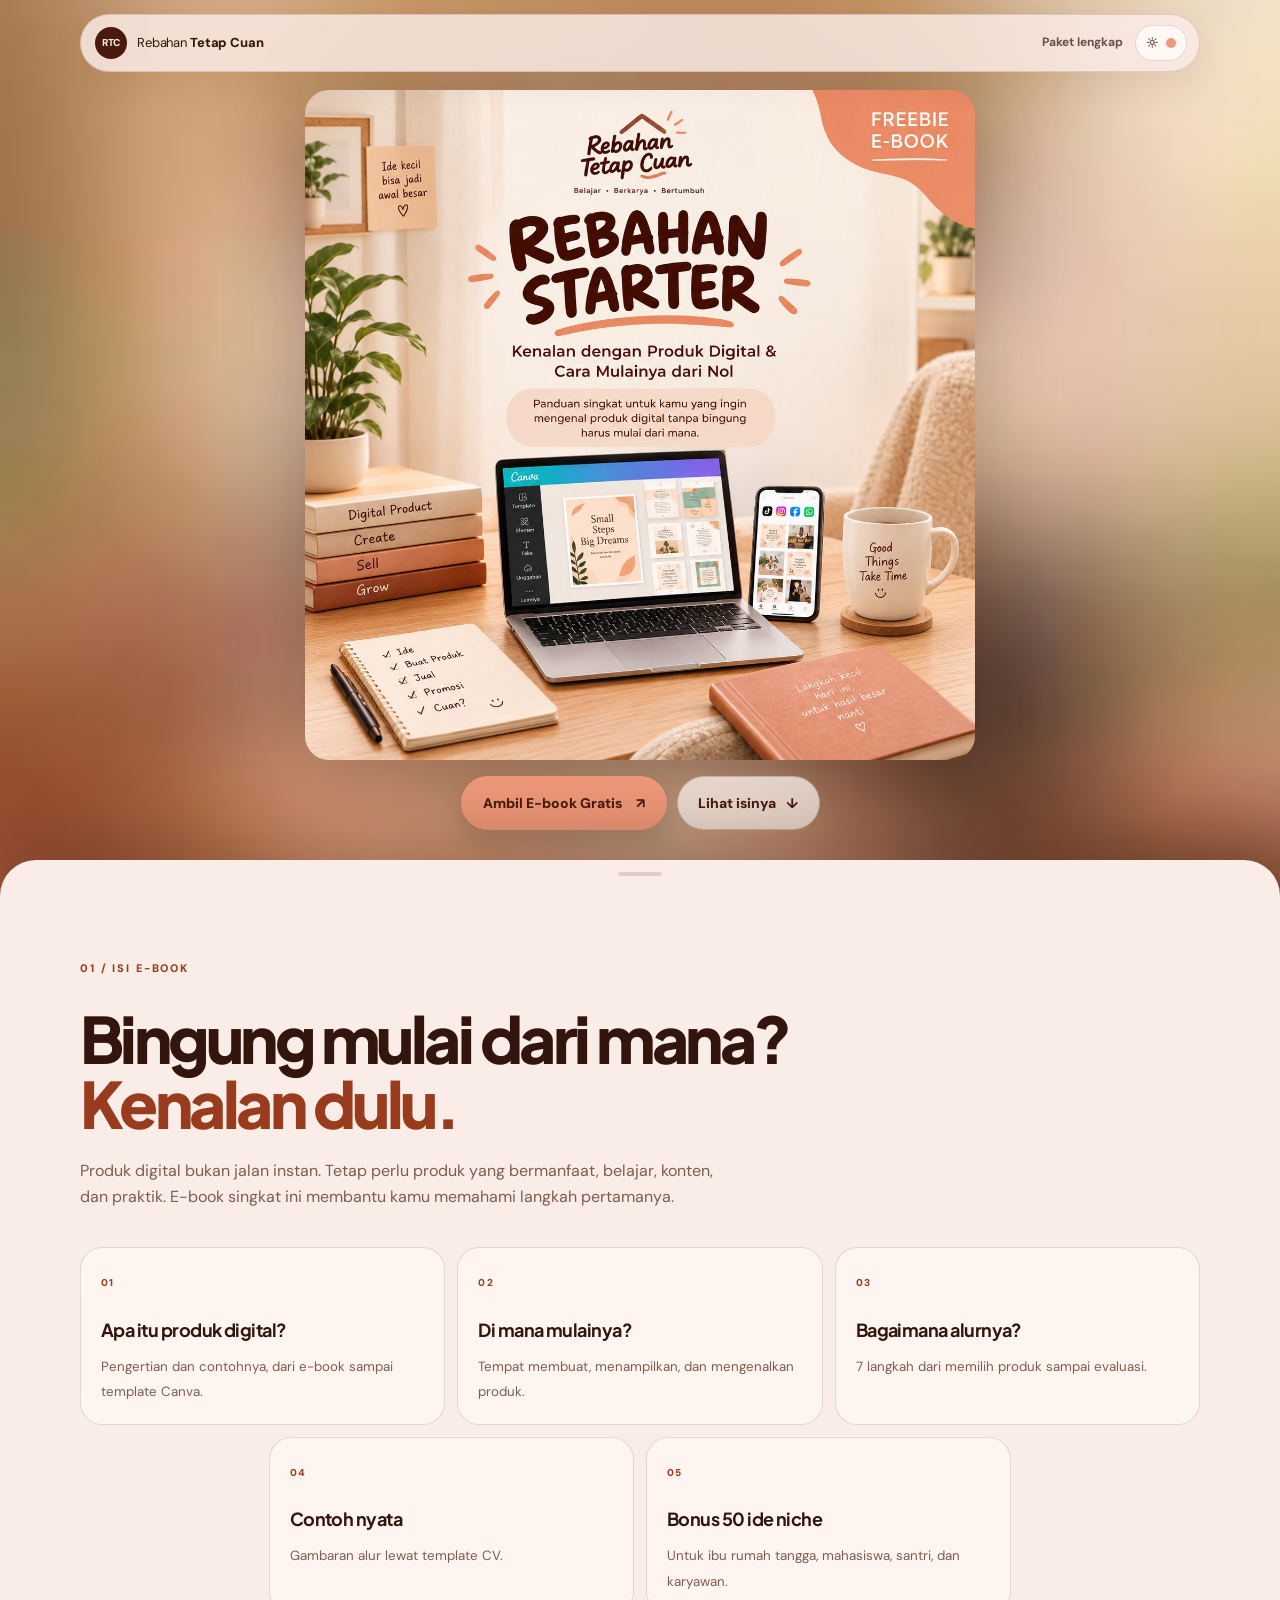
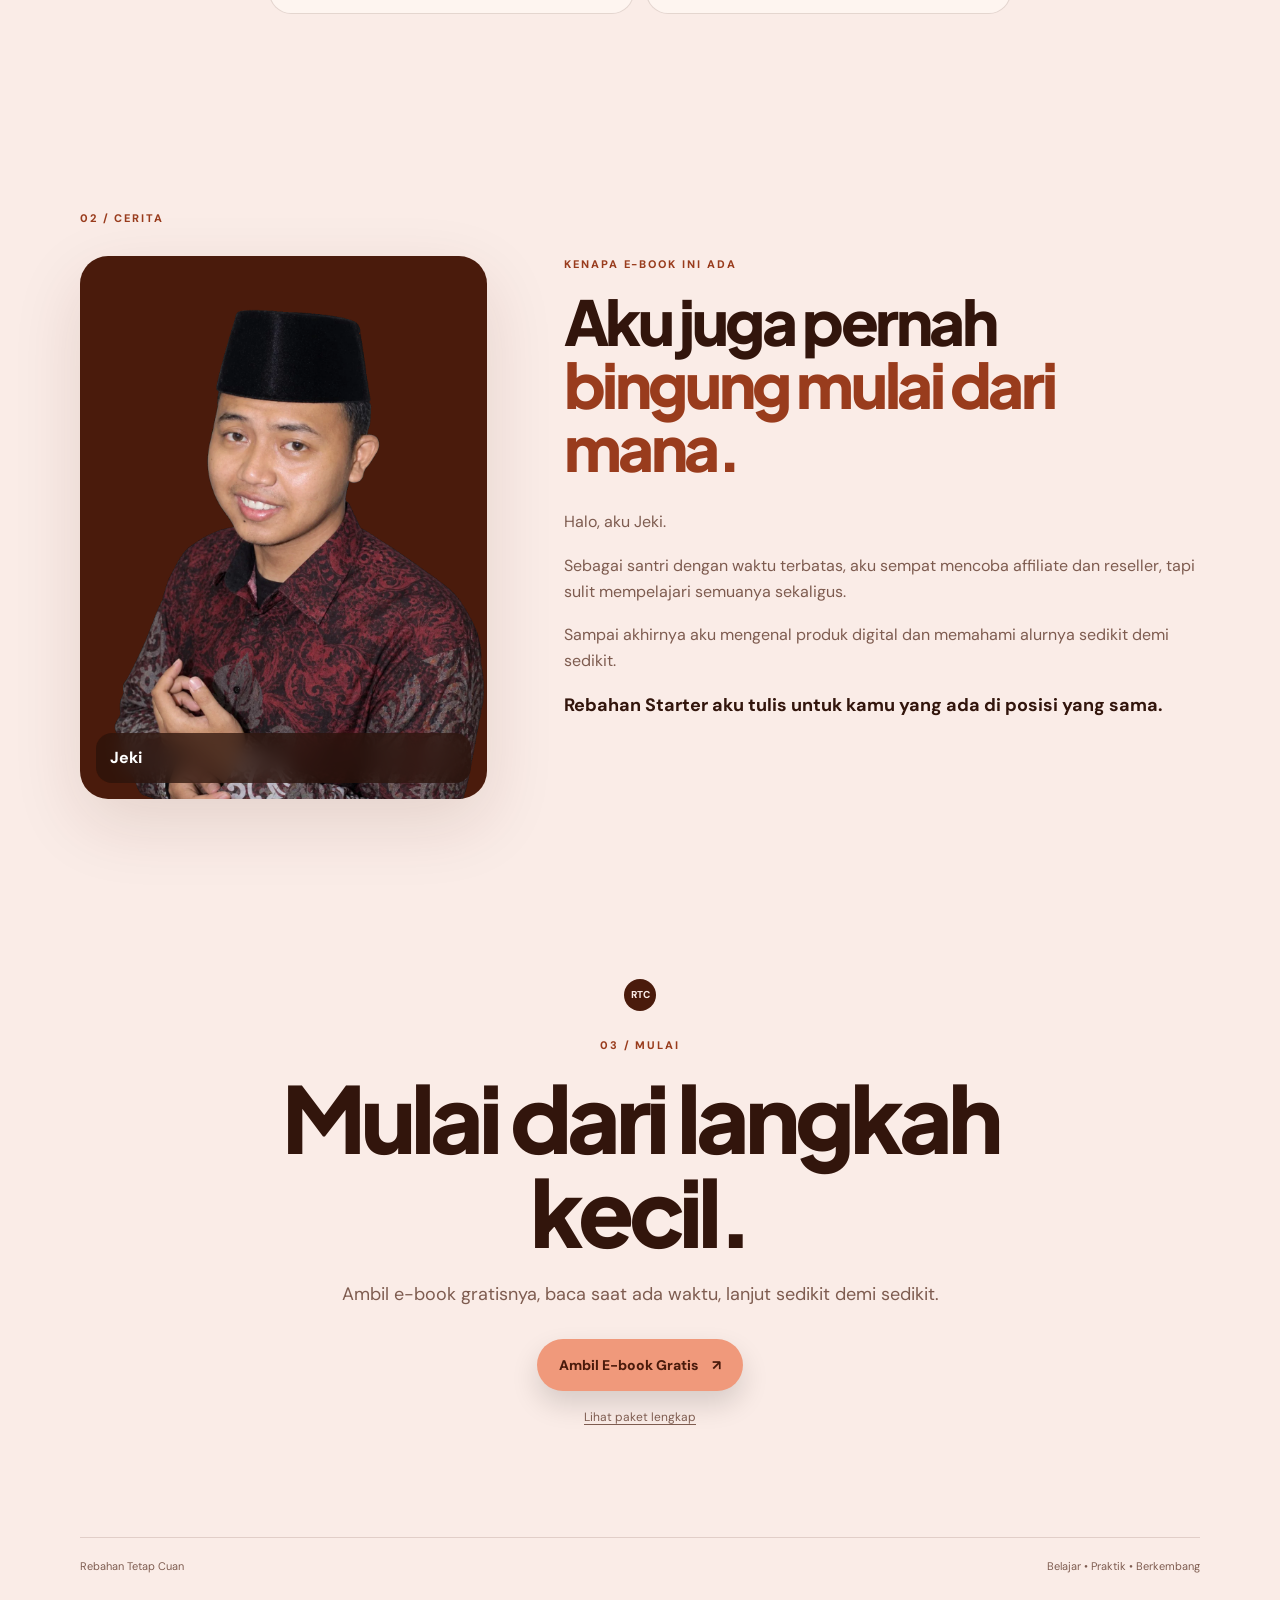
<file: gratis.html>
<!doctype html>
<html lang="id">
<head>
  <meta charset="utf-8">
  <meta name="viewport" content="width=device-width, initial-scale=1, viewport-fit=cover">
  <meta name="theme-color" content="#FAECE7">
  <meta name="description" content="Rebahan Starter: e-book gratis untuk mengenal produk digital dan cara mulainya dari nol.">
  <meta property="og:title" content="Rebahan Starter — E-book Gratis">
  <meta property="og:description" content="Kenalan dengan produk digital dan cara mulainya dari nol.">
  <meta property="og:image" content="freebie-poster.jpg">
  <title>Rebahan Starter — E-book gratis kenalan produk digital</title>
  <link rel="preconnect" href="https://fonts.googleapis.com">
  <link rel="preconnect" href="https://fonts.gstatic.com" crossorigin>
  <link href="https://fonts.googleapis.com/css2?family=DM+Sans:wght@400;500;600;700&family=Plus+Jakarta+Sans:wght@600;700;800&display=swap" rel="stylesheet">
  <link rel="stylesheet" href="style.css">

  <!-- Facebook Pixel Code -->
  <script>
    !function(f,b,e,v,n,t,s)
    {if(f.fbq)return;n=f.fbq=function(){n.callMethod?
    n.callMethod.apply(n,arguments):n.queue.push(arguments)}
    ;if(!f._fbq)f._fbq=n;n.push=n;n.loaded=!0;n.version='2.0'
    ;n.queue=[];t=b.createElement(e);t.async=!0;
    t.src=v;s=b.getElementsByTagName(e)[0];
    s.parentNode.insertBefore(t,s)}
    (window,document,'script',
    'https://connect.facebook.net/en_US/fbevents.js');

    fbq('init', '2656398078145427');
    fbq('track', 'PageView');
  </script>
  <noscript>
    <img height="1" width="1" style="display:none"
    src="https://www.facebook.com/tr?id=2656398078145427&ev=PageView&noscript=1"/>
  </noscript>
  <!-- End Facebook Pixel Code -->
</head>
<body>
  <header class="site-header">
    <a class="brand" href="index.html" aria-label="Rebahan Tetap Cuan">
      <span class="brand-mark">RTC</span>
      <span>Rebahan <b>Tetap Cuan</b></span>
    </a>
    <div class="header-actions">
      <a class="mini-link" href="index.html" style="display:inline">Paket lengkap</a>
      <button class="theme-toggle" id="themeToggle" type="button" aria-label="Ganti tema" aria-pressed="false">
        <span class="theme-icon">☼</span><span class="theme-dot"></span>
      </button>
    </div>
  </header>

  <!-- HERO: sampul freebie tetap di belakang, halaman lain naik menimpa -->
  <div class="stage">
    <div class="stage-inner">
      <img class="stage-poster" src="freebie-poster.jpg" width="1254" height="1254" alt="Sampul e-book gratis Rebahan Starter: kenalan dengan produk digital dan cara mulainya dari nol">
      <div class="stage-cta">
        <a class="primary-btn lead-cta" href="https://lynk.id/rebahan_tetapcuan/RKeeraV" target="_blank" rel="noopener">Ambil E-book Gratis <span>↗</span></a>
        <a class="ghost-btn" href="#isi">Lihat isinya <span>↓</span></a>
      </div>
    </div>
  </div>
  <div class="hero-spacer" id="top"><h1 class="sr-only">Rebahan Starter — e-book gratis untuk mengenal produk digital dari nol</h1></div>

  <div class="stack">
  <main>
    <section class="problems section-shell" id="isi">
      <div class="section-kicker reveal">01 / ISI E-BOOK</div>
      <div class="problem-intro reveal">
        <h2>Bingung mulai dari mana? <span>Kenalan dulu.</span></h2>
        <p>Produk digital bukan jalan instan. Tetap perlu produk yang bermanfaat, belajar, konten, dan praktik. E-book singkat ini membantu kamu memahami langkah pertamanya.</p>
      </div>
      <div class="problem-grid">
        <div class="problem-card reveal"><span>01</span><strong>Apa itu produk digital?</strong><small>Pengertian dan contohnya, dari e-book sampai template Canva.</small></div>
        <div class="problem-card reveal"><span>02</span><strong>Di mana mulainya?</strong><small>Tempat membuat, menampilkan, dan mengenalkan produk.</small></div>
        <div class="problem-card reveal"><span>03</span><strong>Bagaimana alurnya?</strong><small>7 langkah dari memilih produk sampai evaluasi.</small></div>
        <div class="problem-card reveal"><span>04</span><strong>Contoh nyata</strong><small>Gambaran alur lewat template CV.</small></div>
        <div class="problem-card reveal"><span>05</span><strong>Bonus 50 ide niche</strong><small>Untuk ibu rumah tangga, mahasiswa, santri, dan karyawan.</small></div>
      </div>
    </section>

    <section class="story section-shell">
      <div class="section-kicker reveal">02 / CERITA</div>
      <div class="story-grid">
        <div class="story-photo reveal">
          <img src="jeki.webp" alt="Foto Jeki">
          <div class="photo-caption"><span>Jeki</span></div>
        </div>
        <div class="story-copy reveal">
          <p class="eyebrow">KENAPA E-BOOK INI ADA</p>
          <h2>Aku juga pernah<br><span>bingung mulai dari mana.</span></h2>
          <div class="story-text">
            <p>Halo, aku Jeki.</p>
            <p>Sebagai santri dengan waktu terbatas, aku sempat mencoba affiliate dan reseller, tapi sulit mempelajari semuanya sekaligus.</p>
            <p>Sampai akhirnya aku mengenal produk digital dan memahami alurnya sedikit demi sedikit.</p>
            <p class="highlight-line process-line">Rebahan Starter aku tulis untuk kamu yang ada di posisi yang sama.</p>
          </div>
        </div>
      </div>
    </section>

    <section class="closing section-shell reveal">
      <div class="closing-inner">
        <span class="closing-mark">RTC</span>
        <p class="eyebrow">03 / MULAI</p>
        <h2>Mulai dari langkah kecil.</h2>
        <p>Ambil e-book gratisnya, baca saat ada waktu, lanjut sedikit demi sedikit.</p>
        <a class="primary-btn lead-cta" href="https://lynk.id/rebahan_tetapcuan/RKeeraV" target="_blank" rel="noopener">Ambil E-book Gratis <span>↗</span></a>
        <a class="terms-link" href="index.html" style="display:block">Lihat paket lengkap</a>
      </div>
    </section>
  </main>

  <footer class="footer section-shell">
    <span>Rebahan Tetap Cuan</span>
    <span>Belajar • Praktik • Berkembang</span>
  </footer>
  </div>

  <script>
    document.querySelectorAll(".lead-cta").forEach(function(b){
      b.addEventListener("click",function(){ if(typeof fbq==="function") fbq("track","Lead"); });
    });
    var tt=document.querySelector("#themeToggle");
    if(localStorage.getItem("rtc-theme")==="dark"){document.body.classList.add("dark");tt.setAttribute("aria-pressed","true");}
    tt.addEventListener("click",function(){
      var d=document.body.classList.toggle("dark");
      localStorage.setItem("rtc-theme",d?"dark":"light");tt.setAttribute("aria-pressed",String(d));
    });
    var ro=new IntersectionObserver(function(es){es.forEach(function(e){if(e.isIntersecting){e.target.classList.add("is-visible");ro.unobserve(e.target);}});},{threshold:.12});
    document.querySelectorAll(".reveal").forEach(function(el){ro.observe(el);});
    var stage=document.querySelector(".stage"),inner=document.querySelector(".stage-inner"),
        calm=matchMedia("(prefers-reduced-motion: reduce)").matches,tick=false;
    function upd(){
      tick=false;var p=Math.min(Math.max(scrollY/innerHeight,0),1);
      if(!calm)inner.style.transform="translate3d(0,"+(-p*36).toFixed(1)+"px,0) scale("+(1-p*.07).toFixed(4)+")";
      stage.style.setProperty("--dim",(p*.55).toFixed(3));
      stage.style.visibility=scrollY>innerHeight*1.3?"hidden":"visible";
    }
    addEventListener("scroll",function(){if(!tick){tick=true;requestAnimationFrame(upd);}},{passive:true});
    addEventListener("resize",upd);upd();
  </script>
</body>
</html>
</file>
<file: style.css>
:root{
  --peach:#F0997B;
  --cream:#FAECE7;
  --brown:#4A1B0C;
  --brown-2:#993C1D;
  --paper:#fff8f4;
  --ink:#32150c;
  --muted:#7e5c50;
  --line:rgba(74,27,12,.14);
  --shadow:0 24px 70px rgba(74,27,12,.12);
  --radius:28px;
}
*{box-sizing:border-box}
html{scroll-behavior:smooth}
body{
  margin:0;
  background:var(--cream);
  color:var(--ink);
  font-family:"DM Sans",system-ui,sans-serif;
  overflow-x:hidden;
  line-height:1.6;
}
body.dark{
  --cream:#2A120B;
  --paper:#4A1B0C;
  --brown:#FAECE7;
  --brown-2:#F0997B;
  --ink:#FAECE7;
  --muted:#d6b8ad;
  --line:rgba(250,236,231,.16);
  --shadow:0 24px 70px rgba(0,0,0,.28);
}
a{color:inherit;text-decoration:none}
button{font:inherit}
.section-shell{width:min(1120px,calc(100% - 32px));margin-inline:auto}
.site-header{
  position:fixed;z-index:50;top:14px;left:50%;transform:translateX(-50%);
  width:min(1120px,calc(100% - 24px));display:flex;align-items:center;justify-content:space-between;
  padding:10px 12px 10px 14px;border:1px solid var(--line);border-radius:999px;
  background:color-mix(in srgb,var(--cream) 82%,transparent);backdrop-filter:blur(18px);
  box-shadow:0 10px 35px rgba(74,27,12,.08)
}
.brand{display:flex;align-items:center;gap:10px;font-size:13px;letter-spacing:-.01em}
.brand b{font-weight:800}
.brand-mark,.closing-mark{
  display:grid;place-items:center;width:32px;height:32px;border-radius:50%;
  background:var(--brown);color:var(--cream);font-size:10px;font-weight:800
}
.header-actions{display:flex;align-items:center;gap:12px}
.mini-link{font-size:12px;font-weight:700;opacity:.72}
.theme-toggle{
  border:1px solid var(--line);background:var(--paper);color:var(--ink);height:36px;padding:0 10px;border-radius:999px;
  display:flex;align-items:center;gap:7px;cursor:pointer
}
.theme-icon{font-size:15px}.theme-dot{width:10px;height:10px;border-radius:50%;background:var(--peach);transition:.3s}
body.dark .theme-dot{transform:translateX(3px)}
.hero{
  min-height:100svh;display:flex;flex-direction:column;align-items:center;justify-content:center;
  position:relative;padding:112px 0 42px;isolation:isolate
}
.hero-copy{text-align:center;max-width:800px;position:relative;z-index:2}
.eyebrow{font-size:11px;letter-spacing:.18em;font-weight:800;color:var(--brown-2);margin:0 0 16px}
.hero h1,.story h2,.problem-intro h2,.materials h2,.offer h2,.closing h2{
  font-family:"Plus Jakarta Sans",sans-serif;letter-spacing:-.055em;line-height:1.02;margin:0;font-weight:800
}
.hero h1{font-size:clamp(48px,10vw,106px)}
.hero h1 span{display:block;color:var(--brown-2)}
.hero-sub{font-size:clamp(17px,2vw,22px);margin:20px 0 0;color:var(--muted)}
.hero-note{
  display:inline-flex;align-items:center;gap:8px;margin-top:18px;padding:8px 12px;border:1px solid var(--line);
  border-radius:999px;font-size:12px;background:rgba(255,255,255,.18)
}
.note-dot{width:7px;height:7px;border-radius:50%;background:var(--peach);box-shadow:0 0 0 5px rgba(240,153,123,.14)}
.hero-art{width:min(860px,100%);margin-top:28px;display:flex;justify-content:center;filter:drop-shadow(0 22px 35px rgba(74,27,12,.12));animation:float 6s ease-in-out infinite}
.hero-art img{width:100%;height:auto;max-height:52svh;object-fit:contain}
.hero-scroll{font-size:11px;letter-spacing:.12em;text-transform:uppercase;opacity:.5;margin-top:8px}
.hero-scroll span{font-size:16px;margin-left:4px}
@keyframes float{0%,100%{transform:translateY(0)}50%{transform:translateY(-8px)}}
.hero-orb,.hero-dot{position:absolute;z-index:-1;touch-action:none;cursor:grab;user-select:none}
.hero-orb{border-radius:50%;border:1px solid rgba(153,60,29,.14);background:rgba(240,153,123,.18)}
.orb-a{width:180px;height:180px;left:-70px;top:25%;}.orb-b{width:120px;height:120px;right:-38px;top:56%;background:rgba(153,60,29,.08)}
.hero-dot{width:10px;height:10px;border-radius:50%;background:var(--brown-2)}.dot-a{left:15%;top:34%}.dot-b{right:18%;top:26%;background:var(--peach)}
.story{padding:120px 0 100px}
.section-kicker{font-size:11px;letter-spacing:.17em;font-weight:800;color:var(--brown-2);margin-bottom:28px}
.story-grid{display:grid;grid-template-columns:.78fr 1.22fr;gap:clamp(32px,6vw,82px);align-items:start}
.story-photo{position:sticky;top:100px;background:var(--brown);border-radius:var(--radius);overflow:hidden;box-shadow:var(--shadow);min-height:520px}
.story-photo img{display:block;width:100%;height:100%;min-height:520px;object-fit:cover;object-position:center top}
.photo-caption{position:absolute;left:16px;right:16px;bottom:16px;padding:12px 14px;border-radius:16px;background:rgba(42,18,11,.72);color:#fff;backdrop-filter:blur(10px);display:flex;justify-content:space-between;align-items:end}
.photo-caption span{font-weight:800}.photo-caption small{font-size:10px;opacity:.8}
.story-copy h2{font-size:clamp(36px,5vw,62px);margin-bottom:30px}
.story-copy h2 span{color:var(--brown-2)}
.story-text{font-size:16px;color:var(--muted)}
.story-text p{margin:0 0 18px}
.story-points{display:grid;grid-template-columns:1fr 1fr;gap:10px;margin:24px 0}
.story-points span{border-left:2px solid var(--peach);padding:8px 0 8px 12px;font-size:14px;color:var(--ink)}
.highlight-line{font-weight:700;color:var(--ink);font-size:18px}
.video-section{padding:90px 0}
.video-heading{display:flex;justify-content:space-between;gap:40px;align-items:end;margin-bottom:24px}
.video-heading h2{font-family:"Plus Jakarta Sans";font-size:clamp(32px,4vw,54px);letter-spacing:-.05em;margin:0}
.video-heading p{max-width:400px;color:var(--muted);font-size:14px;margin:0}
.video-frame{border-radius:var(--radius);overflow:hidden;border:1px solid var(--line);background:var(--brown);box-shadow:var(--shadow);margin:0}
.video-frame video{aspect-ratio:16/9;width:100%;display:block}
.video-frame figcaption{padding:12px 16px;font-size:11px;font-weight:700;color:var(--cream);opacity:.8;border-top:1px solid rgba(255,255,255,.12)}
.video-placeholder{height:100%;display:grid;place-items:center;align-content:center;gap:10px;color:var(--cream);background:radial-gradient(circle at 50% 30%,rgba(240,153,123,.25),transparent 36%),var(--brown)}
.play-button{width:76px;height:76px;border-radius:50%;border:1px solid rgba(250,236,231,.5);background:var(--peach);color:var(--brown);cursor:pointer;font-size:22px;padding-left:5px;box-shadow:0 14px 35px rgba(0,0,0,.2);transition:.25s}
.play-button:hover{transform:scale(1.05)}
.video-placeholder span{font-size:12px;letter-spacing:.15em;font-weight:800}.video-placeholder small{opacity:.6}
.problems{padding:100px 0}
.problem-intro{max-width:820px;margin-bottom:38px}
.problem-intro h2{font-size:clamp(38px,5vw,64px)}
.problem-intro h2 span{color:var(--brown-2)}
.problem-intro p{color:var(--muted);max-width:650px;margin:22px 0 0}
.problem-grid{display:grid;grid-template-columns:repeat(6,1fr);gap:12px}
.problem-card{
  grid-column:span 2;text-align:left;border:1px solid var(--line);border-radius:22px;background:color-mix(in srgb,var(--paper) 72%,transparent);
  padding:20px;min-height:150px;color:var(--ink);cursor:pointer;transition:transform .25s,box-shadow .25s,border-color .25s
}
.problem-card:nth-child(4){grid-column:2 / span 2}.problem-card:nth-child(5){grid-column:4 / span 2}
.problem-card:hover{transform:translateY(-5px);box-shadow:0 15px 35px rgba(74,27,12,.1);border-color:rgba(153,60,29,.28)}
.problem-card span{font-size:10px;letter-spacing:.14em;color:var(--brown-2);font-weight:800}.problem-card strong{display:block;font-family:"Plus Jakarta Sans";font-size:18px;margin:22px 0 8px;letter-spacing:-.03em}.problem-card small{color:var(--muted)}
.materials{padding:100px 0}
.materials-heading{display:flex;justify-content:space-between;align-items:end;gap:30px;margin-bottom:30px}
.materials h2{font-size:clamp(40px,5vw,68px)}.materials-heading p{color:var(--muted);margin:0}
.material-list{border-top:1px solid var(--line)}
.material-item{
  width:100%;display:grid;grid-template-columns:52px 1fr 42px;align-items:center;gap:15px;
  text-align:left;background:none;border:0;border-bottom:1px solid var(--line);padding:20px 4px;color:var(--ink);cursor:pointer
}
.material-item .num{font-size:11px;color:var(--brown-2);font-weight:800}
.material-item .material-main{display:flex;flex-direction:column;gap:6px}
.material-item strong{font-family:"Plus Jakarta Sans";font-size:clamp(17px,2.5vw,22px);letter-spacing:-.03em;display:block}
.material-item small{display:block;color:var(--muted);font-size:13px}
.material-item .arrow{width:38px;height:38px;border:1px solid var(--line);border-radius:50%;display:grid;place-items:center;transition:.25s}
.material-item:hover .arrow{background:var(--brown);color:var(--cream);transform:rotate(6deg)}
.journey{margin-top:54px;padding:24px;border:1px solid var(--line);border-radius:var(--radius);background:var(--paper)}
.journey-head{display:flex;justify-content:space-between;margin-bottom:24px}.journey-head span{font-size:10px;letter-spacing:.16em;font-weight:800}.journey-head small{color:var(--muted)}
.journey-flow{display:flex;align-items:center;gap:10px;overflow-x:auto;padding-bottom:4px}.journey-item{min-width:130px;padding:14px;border-radius:17px;background:var(--cream);border:1px solid var(--line)}.journey-item b{font-size:10px;color:var(--brown-2);display:block}.journey-item strong{font-size:13px;display:block;margin-top:7px}.journey-item.final{background:var(--brown);color:var(--cream)}.journey-flow i{font-style:normal;color:var(--brown-2)}
.proof-slot{padding:0 0 100px}
.offer{position:relative;overflow:hidden;background:var(--brown);color:var(--cream);border-radius:36px;padding:60px;margin-bottom:100px;display:grid;grid-template-columns:1.2fr .8fr;gap:50px;box-shadow:var(--shadow)}
.offer-bg{position:absolute;width:520px;height:520px;border-radius:50%;right:-230px;top:-250px;background:rgba(240,153,123,.18);filter:blur(2px)}
.offer .section-kicker,.offer .eyebrow{color:var(--peach)}.offer-copy{position:relative}.offer h2{font-size:clamp(42px,5.5vw,72px)}.offer h2 span{color:var(--peach)}.offer-copy>p:not(.eyebrow){color:rgba(250,236,231,.7);max-width:600px;margin:24px 0 30px}
.price-row{display:flex;align-items:end;gap:14px;flex-wrap:wrap}.old-price{text-decoration:line-through;opacity:.55;font-size:18px}.promo-price{font-family:"Plus Jakarta Sans";font-weight:800;font-size:44px;letter-spacing:-.05em;color:var(--peach)}.save{font-size:11px;border:1px solid rgba(250,236,231,.22);border-radius:999px;padding:5px 9px;margin-bottom:7px}
.promo-badge{display:inline-block;margin-top:14px;background:var(--peach);color:var(--brown);font-size:10px;font-weight:800;letter-spacing:.1em;padding:8px 10px;border-radius:999px}
.progress-wrap{margin-top:24px;max-width:480px}.progress-meta{display:flex;justify-content:space-between;font-size:11px;margin-bottom:7px}.progress{height:8px;border-radius:99px;background:rgba(250,236,231,.13);overflow:hidden}.progress span{display:block;height:100%;width:97%;background:var(--peach);border-radius:inherit}.progress-wrap>small{display:block;margin-top:6px;opacity:.55}
.countdown{margin:26px 0;padding:18px 0;border-top:1px solid rgba(250,236,231,.16);border-bottom:1px solid rgba(250,236,231,.16)}.countdown-label{font-size:10px;letter-spacing:.16em;font-weight:800;color:var(--cream);opacity:.78}.countdown-clock{font-family:"Plus Jakarta Sans",sans-serif;font-size:clamp(34px,6vw,54px);font-weight:800;line-height:1.05;letter-spacing:.08em;color:var(--peach);font-variant-numeric:tabular-nums;margin-top:7px;text-shadow:0 0 24px rgba(240,153,123,.14)}
.primary-btn{display:inline-flex;justify-content:center;align-items:center;gap:14px;background:var(--peach);color:var(--brown);border:0;border-radius:999px;padding:15px 22px;font-weight:800;font-size:14px;box-shadow:0 13px 28px rgba(0,0,0,.14);transition:transform .25s,box-shadow .25s;cursor:pointer}.primary-btn:hover{transform:translateY(-2px) scale(1.01);box-shadow:0 18px 36px rgba(0,0,0,.2)}.offer .primary-btn{min-width:210px}.offer-side{position:relative;align-self:end;padding:20px;border:1px solid rgba(250,236,231,.14);border-radius:24px;background:rgba(250,236,231,.05)}.offer-side p{color:rgba(250,236,231,.62);font-size:13px;margin:0}
.closing{padding:80px 0 110px;text-align:center}.closing-inner{max-width:760px;margin:auto}.closing-mark{margin:0 auto 26px}.closing h2{font-size:clamp(48px,8vw,92px)}.closing>div>p:not(.eyebrow){color:var(--muted);font-size:18px;margin:22px auto 30px}.terms-link{display:block;margin:17px auto 0;border:0;background:none;color:var(--muted);text-decoration:underline;text-underline-offset:3px;cursor:pointer;font-size:12px}
.footer{border-top:1px solid var(--line);padding:20px 0 30px;display:flex;justify-content:space-between;color:var(--muted);font-size:11px}
.modal-backdrop{position:fixed;inset:0;z-index:100;display:grid;place-items:center;padding:20px;background:rgba(42,18,11,.52);backdrop-filter:blur(10px);opacity:0;visibility:hidden;transition:.22s}.modal-backdrop.open{opacity:1;visibility:visible}.modal{width:min(560px,100%);background:var(--paper);color:var(--ink);border:1px solid var(--line);border-radius:28px;padding:34px;position:relative;transform:scale(.96);transition:.22s;box-shadow:0 35px 90px rgba(0,0,0,.25)}.modal-backdrop.open .modal{transform:scale(1)}.modal-close{position:absolute;right:14px;top:14px;width:38px;height:38px;border:1px solid var(--line);background:none;border-radius:50%;color:var(--ink);font-size:24px;cursor:pointer}.modal-index{font-size:10px;color:var(--brown-2);font-weight:800;letter-spacing:.14em}.modal h3{font-family:"Plus Jakarta Sans";font-size:30px;line-height:1.1;letter-spacing:-.04em;margin:12px 0}.modal p{color:var(--muted);font-size:15px}.modal-rule{height:1px;background:var(--line);margin:22px 0}.modal small{color:var(--muted);font-size:11px}
.toast{position:fixed;z-index:60;left:50%;bottom:18px;transform:translate(-50%,20px);background:var(--brown);color:var(--cream);padding:10px 14px;border-radius:999px;font-size:11px;opacity:0;pointer-events:none;transition:.3s;white-space:nowrap}.toast.show{opacity:1;transform:translate(-50%,0)}
.reveal{opacity:0;transform:translateY(22px);transition:opacity .72s ease,transform .72s ease}.reveal.is-visible{opacity:1;transform:none}
@media (max-width:767px){
  .section-shell{width:min(100% - 24px,1120px)}.site-header{top:8px}.mini-link{display:none}.hero{padding-top:105px}.hero h1{font-size:clamp(48px,15vw,76px)}.hero-art{margin-top:22px}.hero-art img{max-height:38svh}.hero-scroll{margin-top:20px}
  .hero-orb{opacity:.6}.orb-a{width:100px;height:100px;left:-60px}.orb-b{width:75px;height:75px;right:-30px}.dot-a{left:7%}.dot-b{right:9%}
  .story,.video-section,.problems,.materials{padding:78px 0}.story-grid{grid-template-columns:1fr;gap:34px}.story-photo{position:relative;top:auto;min-height:420px}.story-photo img{min-height:420px}.story-copy h2{font-size:clamp(37px,11vw,56px)}.story-text{font-size:15px}.story-points{grid-template-columns:1fr}
  .video-heading,.materials-heading{display:block}.video-heading p,.materials-heading p{margin-top:14px}.video-frame{border-radius:22px}
  .problem-grid{display:grid;grid-template-columns:1fr}.problem-card,.problem-card:nth-child(4),.problem-card:nth-child(5){grid-column:auto;min-height:130px}
  .material-item{grid-template-columns:36px 1fr 36px;padding:17px 0}.material-item strong{font-size:16px}.journey{padding:18px}.journey-head{display:block}.journey-head small{display:block;margin-top:4px}.journey-flow{padding-bottom:8px}
  .offer{border-radius:26px;padding:30px 22px;margin-bottom:60px;display:block}.offer h2{font-size:clamp(42px,12vw,64px)}.promo-price{font-size:38px}.countdown{display:block}.countdown-clock{margin-top:8px;font-size:clamp(32px,10vw,48px)}.offer .primary-btn{width:100%}.offer-side{margin-top:30px}
  .closing{padding:50px 0 80px}.closing h2{font-size:clamp(46px,14vw,70px)}.closing>div>p:not(.eyebrow){font-size:16px}.closing .primary-btn{width:100%}.footer{display:block;text-align:center}.footer span{display:block}.footer span+span{margin-top:6px}
  .modal{padding:28px 22px}.modal h3{font-size:25px}
}
@media (prefers-reduced-motion:reduce){
  html{scroll-behavior:auto}.hero-art{animation:none}.reveal{transition:none}.primary-btn,.problem-card,.material-item .arrow{transition:none}
}

/* Conversion-focused additions: keep the original visual language intact. */
.story-process{grid-template-columns:repeat(4,1fr);margin:20px 0 24px}
.story-process span{border-left:2px solid var(--peach);padding:10px 0 10px 12px;font-size:14px;font-weight:700;text-transform:lowercase}
.main-video{display:block;width:100%;height:100%;object-fit:contain;background:#1c0b06}
.proof-slot{padding-top:20px}
.proof-images{display:grid;grid-template-columns:1fr 1fr;gap:16px}
.proof-media{margin:0;border-radius:22px;overflow:hidden;border:1px solid var(--line);background:var(--paper);box-shadow:0 14px 35px rgba(74,27,12,.08)}
.proof-media img,.proof-media video{display:block;width:100%;height:360px;object-fit:contain;background:var(--paper)}
.proof-video-card{margin-top:16px}
.proof-video-card video{object-fit:contain;background:#1c0b06;height:420px}
.proof-media figcaption{padding:12px 14px;font-size:11px;font-weight:700;color:var(--muted);border-top:1px solid var(--line)}
.value-summary{margin-top:22px;display:flex;justify-content:space-between;gap:14px;padding:20px 22px;border:1px solid var(--line);border-radius:22px;background:var(--paper)}
.value-summary div{display:flex;align-items:baseline;gap:12px}.value-summary span{font-size:12px;color:var(--muted)}.value-summary strong{font-family:"Plus Jakarta Sans";font-size:22px}.value-summary div:last-child strong{color:var(--brown-2);font-size:28px}
.price-arrow{font-size:24px;opacity:.6;margin-bottom:4px}.old-price{text-decoration:line-through}
@media (max-width:767px){
  .story-process{grid-template-columns:1fr 1fr}
  .proof-images{grid-template-columns:1fr 1fr;gap:10px}
  .proof-media img,.proof-media video{height:auto;max-height:none;aspect-ratio:3/4;object-fit:contain}
  .proof-media figcaption{padding:8px 8px;font-size:9.5px}
  .proof-video-card video{aspect-ratio:9/16}
  .value-summary{display:block}.value-summary div{justify-content:space-between}.value-summary div+div{margin-top:12px;padding-top:12px;border-top:1px solid var(--line)}
  .price-arrow{font-size:20px}
}


/* ===== HERO BERTUMPUK: poster fixed di belakang, halaman lain menimpa ===== */
.sr-only{position:absolute;width:1px;height:1px;overflow:hidden;clip:rect(0 0 0 0);white-space:nowrap}
.stage{
  position:fixed;inset:0;z-index:0;overflow:hidden;
  background:#f3d6c8 url(hero-bg.jpg) center/cover no-repeat;
}
.stage::after{content:"";position:absolute;inset:0;background:#2A120B;opacity:var(--dim,0);pointer-events:none}
.stage-inner{
  position:absolute;inset:0;z-index:1;display:flex;flex-direction:column;align-items:center;justify-content:center;
  gap:16px;padding:76px 14px 56px;transform-origin:50% 35%;will-change:transform;
}
.stage-poster{
  display:block;width:min(100%,1040px,calc(100svh - 230px));height:auto;aspect-ratio:1/1;
  border-radius:24px;box-shadow:0 30px 80px rgba(74,27,12,.28);background:#fdeee6
}
.stage-cta{display:flex;flex-wrap:wrap;justify-content:center;gap:10px;position:relative;z-index:2}
.ghost-btn{
  display:inline-flex;align-items:center;gap:10px;padding:15px 20px;border-radius:999px;font-weight:800;font-size:14px;
  color:#4A1B0C;background:rgba(255,248,244,.72);border:1px solid rgba(74,27,12,.2);backdrop-filter:blur(10px)
}
.stage .primary-btn{color:#4A1B0C}
.hero-spacer{position:relative;z-index:1;height:calc(100svh - 40px);pointer-events:none}
.stack{
  position:relative;z-index:2;background:var(--cream);border-radius:36px 36px 0 0;
  box-shadow:0 -24px 70px rgba(42,18,11,.3)
}
.stack::before{content:"";position:absolute;top:12px;left:50%;width:44px;height:4px;margin-left:-22px;border-radius:9px;background:var(--line)}
.story{padding-top:96px}
.site-header{z-index:60}
@media (max-width:767px){
  .stage-inner{padding:68px 12px 52px;gap:14px}
  .stage-poster{border-radius:18px;width:min(100%,calc(100svh - 210px))}
  .stage-cta{width:100%;flex-direction:column}
  .stage-cta .primary-btn,.stage-cta .ghost-btn{width:100%;justify-content:center}
  .stack{border-radius:26px 26px 0 0}
  .story{padding-top:72px}
}
@media (prefers-reduced-motion:reduce){.stage-inner{will-change:auto}}
</file>
